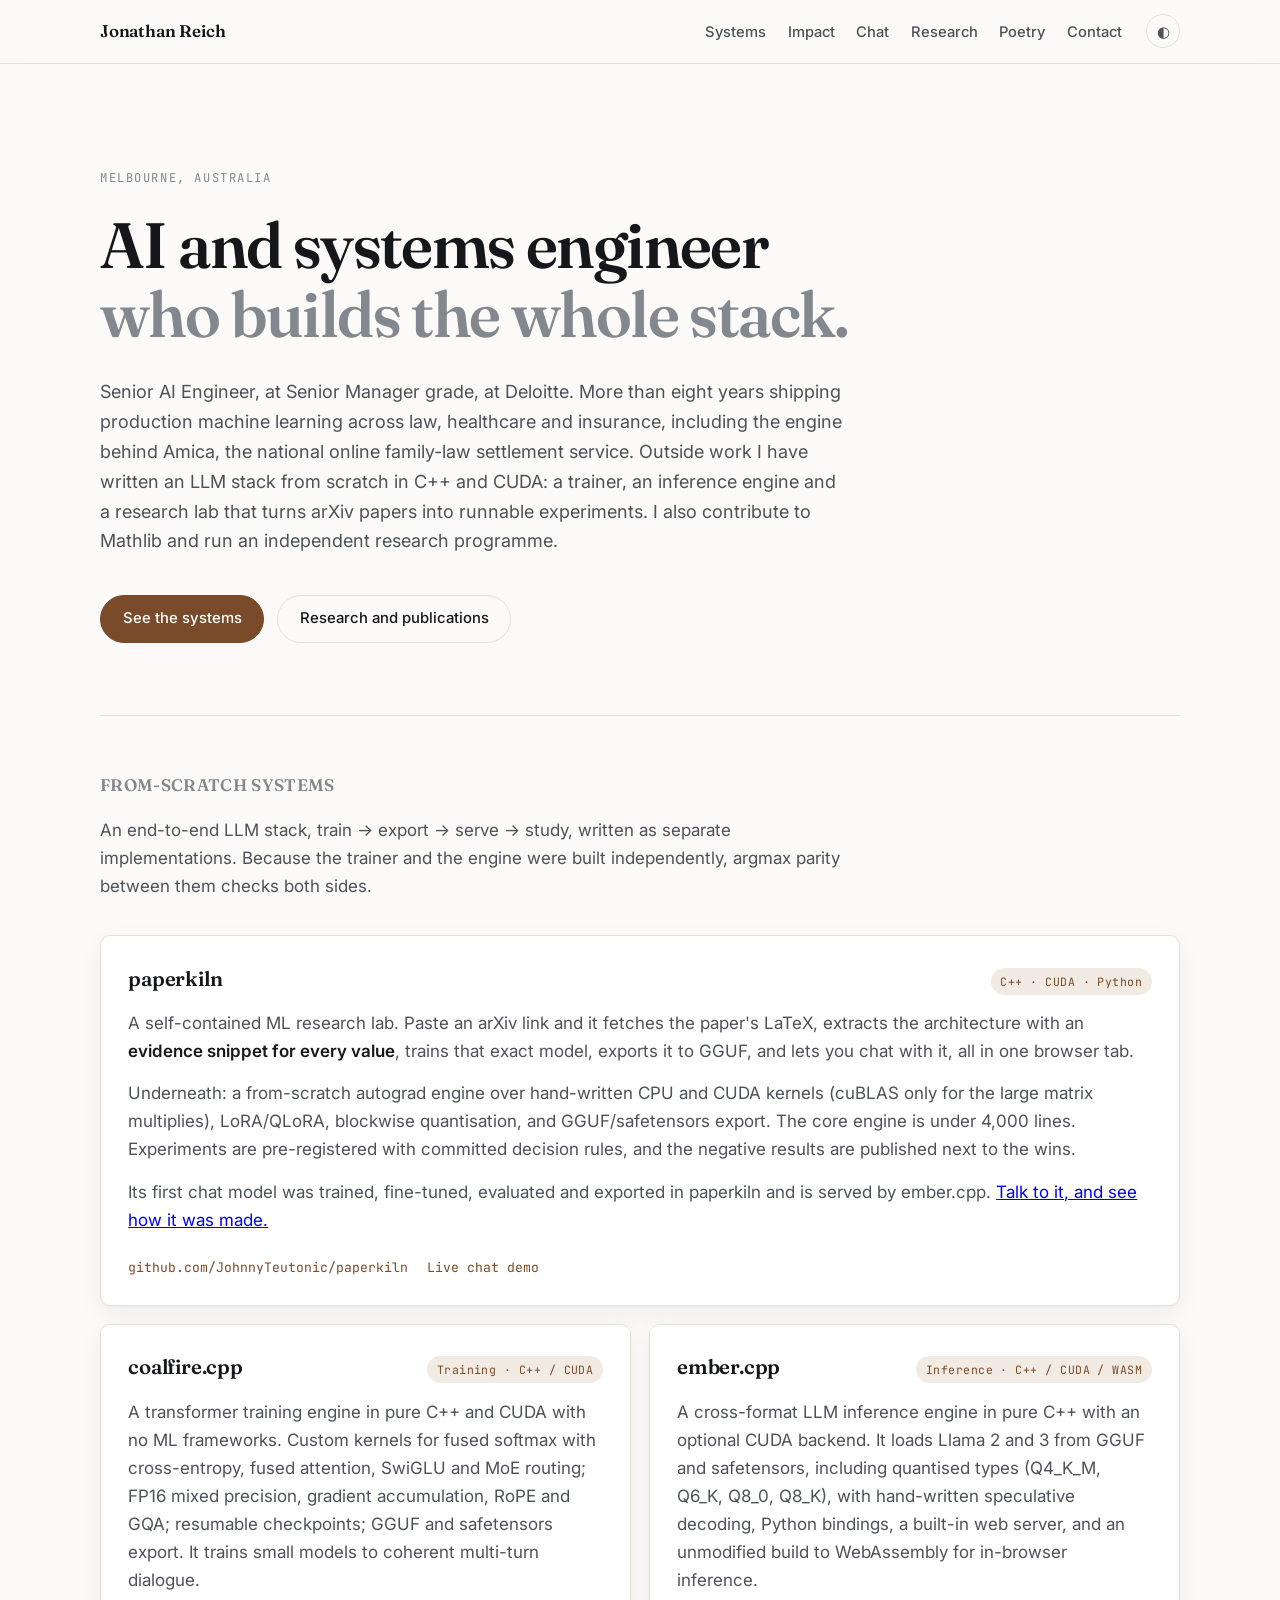
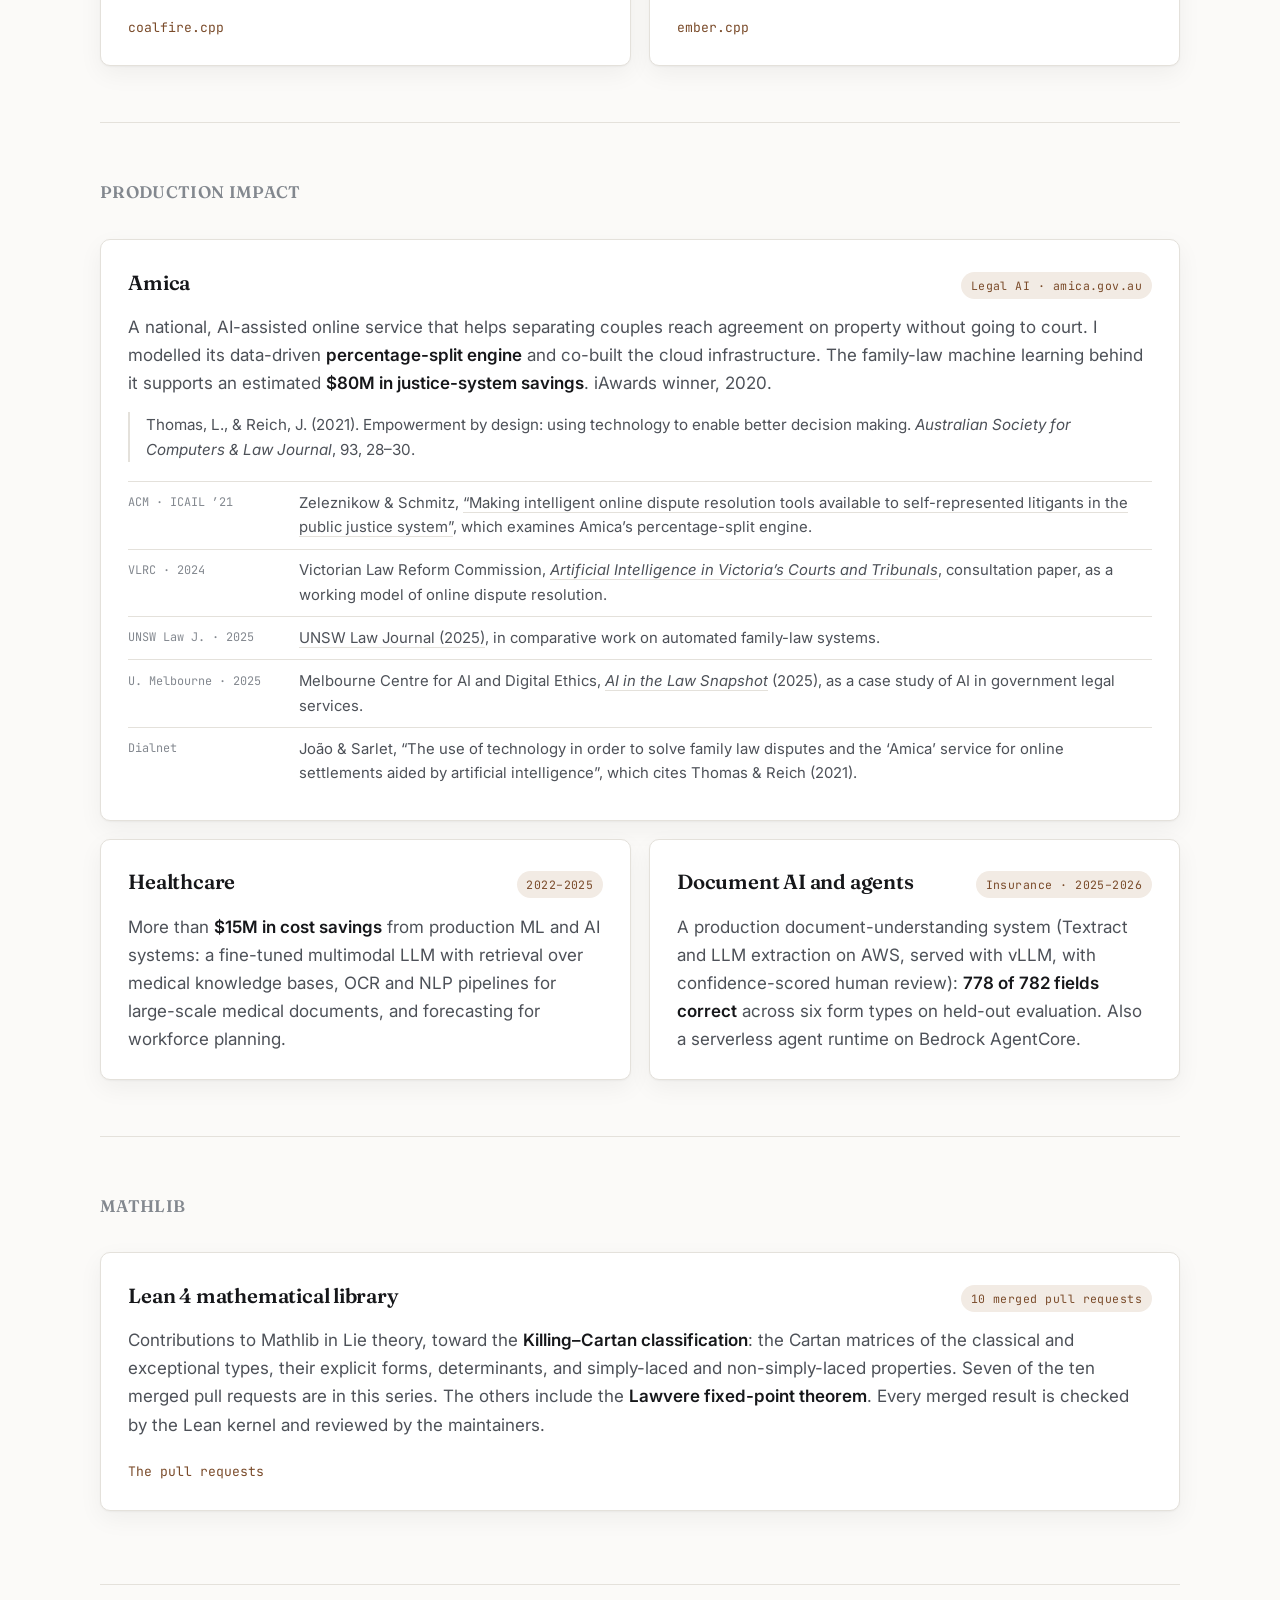
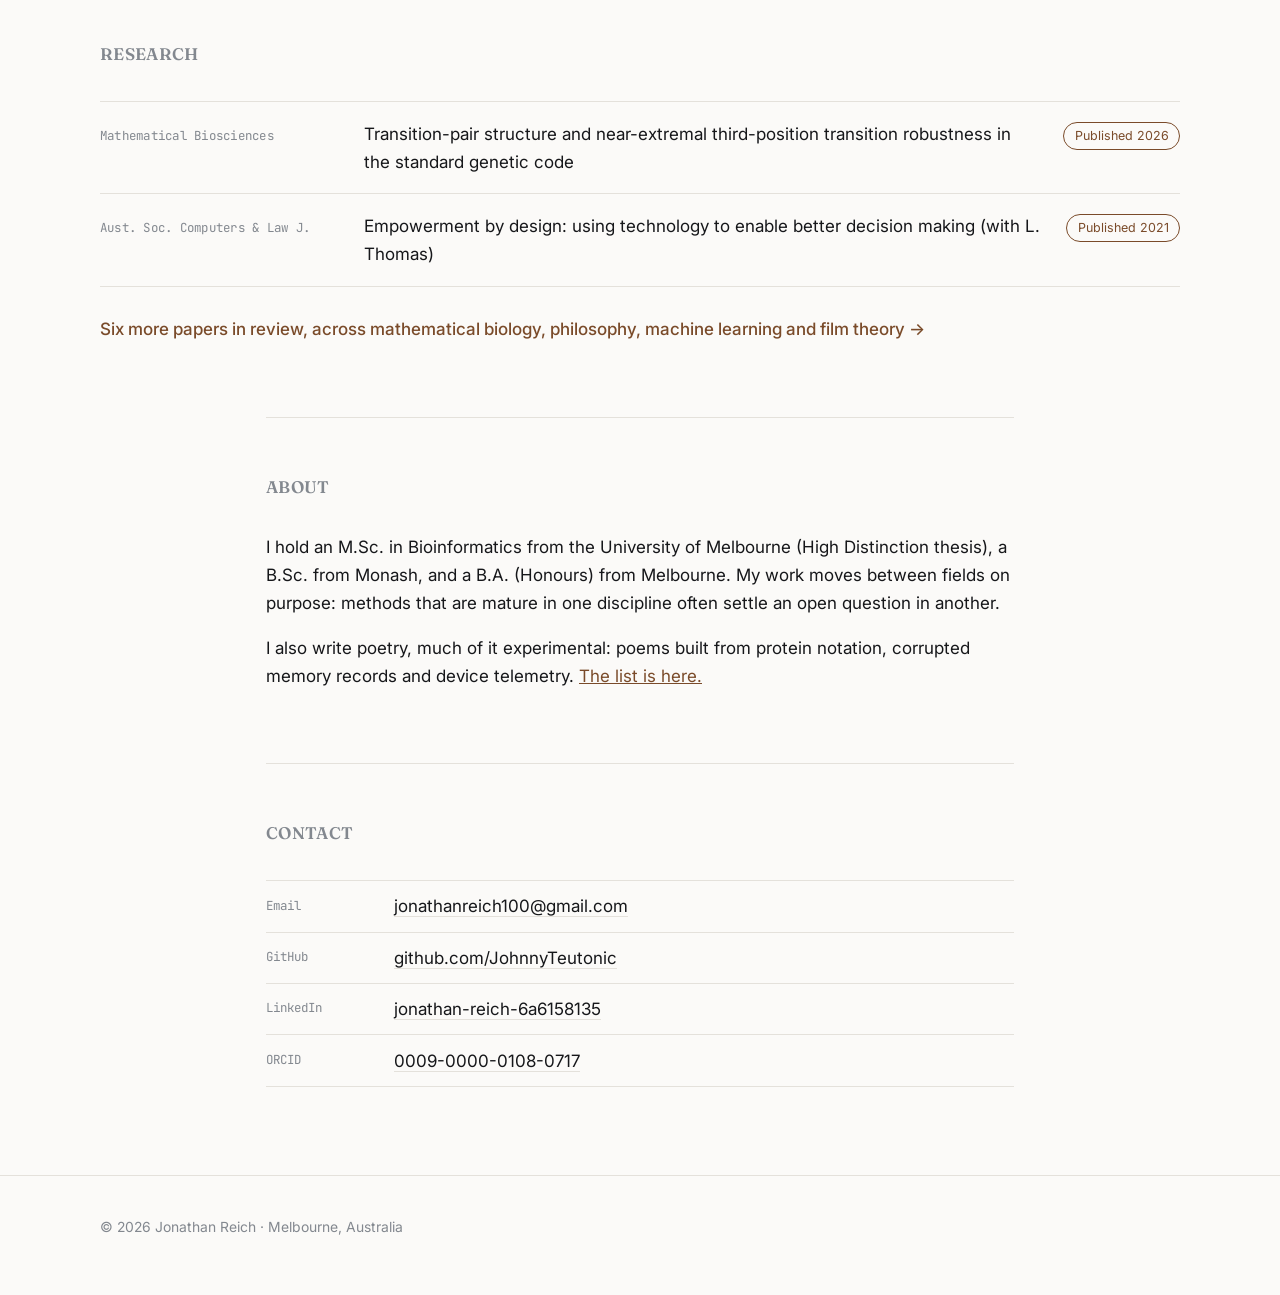
<file: index.html>
<!DOCTYPE html>
<html lang="en">
<head>
<meta charset="utf-8">
<meta name="viewport" content="width=device-width, initial-scale=1">
<title>Jonathan Reich — AI and Systems Engineer</title>
<meta name="description" content="AI and systems engineer in Melbourne. Production machine learning across law, healthcare and insurance; a from-scratch LLM stack in C++ and CUDA; Mathlib contributor; independent research in mathematical biology, philosophy and machine learning.">
<meta name="author" content="Jonathan Reich">

<meta property="og:type" content="website">
<meta property="og:title" content="Jonathan Reich — AI and Systems Engineer">
<meta property="og:description" content="Production ML, a from-scratch LLM stack in C++/CUDA, Mathlib contributions and independent research.">

<link rel="preconnect" href="https://fonts.googleapis.com">
<link rel="preconnect" href="https://fonts.gstatic.com" crossorigin>
<link href="https://fonts.googleapis.com/css2?family=Fraunces:opsz,wght@9..144,400;9..144,600&family=Inter:wght@400;500;600&family=JetBrains+Mono:wght@400;500&display=swap" rel="stylesheet">
<link rel="stylesheet" href="style.css">
<link rel="icon" href="data:image/svg+xml,<svg xmlns='http://www.w3.org/2000/svg' viewBox='0 0 100 100'><text y='.9em' font-size='90'>◆</text></svg>">
</head>
<body>

<a class="skip" href="#main">Skip to content</a>

<header class="site-head">
  <nav class="wrap nav">
    <a class="brand" href="index.html">Jonathan&nbsp;Reich</a>
    <ul class="nav-links">
      <li><a href="#systems">Systems</a></li>
      <li><a href="#impact">Impact</a></li>
      <li><a href="chat.html">Chat</a></li>
      <li><a href="research.html">Research</a></li>
      <li><a href="poetry.html">Poetry</a></li>
      <li><a href="#contact">Contact</a></li>
    </ul>
    <button id="theme-toggle" class="theme-toggle" type="button" aria-label="Toggle colour theme">
      <span aria-hidden="true">◐</span>
    </button>
  </nav>
</header>

<main id="main">

  <!-- ────────────── HERO ────────────── -->
  <section class="hero wrap">
    <p class="eyebrow">Melbourne, Australia</p>
    <h1>AI and systems engineer<br><span class="muted">who builds the whole stack.</span></h1>
    <p class="lede">
      Senior AI Engineer, at Senior Manager grade, at Deloitte. More than eight
      years shipping production machine learning across law,
      healthcare and insurance, including the engine behind Amica, the national
      online family-law settlement service. Outside work I have written an LLM
      stack from scratch in C++ and CUDA: a trainer, an inference engine and a
      research lab that turns arXiv papers into runnable experiments. I also
      contribute to Mathlib and run an independent research programme.
    </p>
    <div class="cta-row">
      <a class="btn primary" href="#systems">See the systems</a>
      <a class="btn" href="research.html">Research and publications</a>
    </div>
  </section>

  <!-- ────────────── SYSTEMS ────────────── -->
  <section id="systems" class="wrap section">
    <h2 class="section-title">From-scratch systems</h2>
    <p class="section-lede">
      An end-to-end LLM stack, train → export → serve → study, written as
      separate implementations. Because the trainer and the engine were built
      independently, argmax parity between them checks both sides.
    </p>

    <article class="card feature">
      <div class="card-head">
        <h3>paperkiln</h3>
        <span class="tag">C++ · CUDA · Python</span>
      </div>
      <p>
        A self-contained ML research lab. Paste an arXiv link and it fetches the
        paper's LaTeX, extracts the architecture with an <strong>evidence snippet
        for every value</strong>, trains that exact model, exports it to GGUF, and
        lets you chat with it, all in one browser tab.
      </p>
      <p>
        Underneath: a from-scratch autograd engine over hand-written CPU and CUDA
        kernels (cuBLAS only for the large matrix multiplies), LoRA/QLoRA, blockwise
        quantisation, and GGUF/safetensors export. The core engine is under 4,000
        lines. Experiments are pre-registered with committed decision rules, and
        the negative results are published next to the wins.
      </p>
      <p>
        Its first chat model was trained, fine-tuned, evaluated and exported in
        paperkiln and is served by ember.cpp. <a href="chat.html">Talk to it, and
        see how it was made.</a>
      </p>
      <ul class="links">
        <li><a href="https://github.com/JohnnyTeutonic/paperkiln" rel="noopener">github.com/JohnnyTeutonic/paperkiln</a></li>
        <li><a href="chat.html">Live chat demo</a></li>
      </ul>
    </article>

    <div class="grid">
      <article class="card">
        <div class="card-head">
          <h3>coalfire.cpp</h3>
          <span class="tag">Training · C++ / CUDA</span>
        </div>
        <p>
          A transformer training engine in pure C++ and CUDA with no ML
          frameworks. Custom kernels for fused softmax with cross-entropy, fused
          attention, SwiGLU and MoE routing; FP16 mixed precision, gradient
          accumulation, RoPE and GQA; resumable checkpoints; GGUF and safetensors
          export. It trains small models to coherent multi-turn dialogue.
        </p>
        <ul class="links">
          <li><a href="https://github.com/JohnnyTeutonic/coalfire.cpp" rel="noopener">coalfire.cpp</a></li>
        </ul>
      </article>

      <article class="card">
        <div class="card-head">
          <h3>ember.cpp</h3>
          <span class="tag">Inference · C++ / CUDA / WASM</span>
        </div>
        <p>
          A cross-format LLM inference engine in pure C++ with an optional CUDA
          backend. It loads Llama 2 and 3 from GGUF and safetensors, including
          quantised types (Q4_K_M, Q6_K, Q8_0, Q8_K), with hand-written
          speculative decoding, Python bindings, a built-in web server, and an
          unmodified build to WebAssembly for in-browser inference.
        </p>
        <ul class="links">
          <li><a href="https://github.com/JohnnyTeutonic/ember.cpp" rel="noopener">ember.cpp</a></li>
        </ul>
      </article>
    </div>
  </section>

  <!-- ────────────── IMPACT ────────────── -->
  <section id="impact" class="wrap section">
    <h2 class="section-title">Production impact</h2>

    <article class="card feature">
      <div class="card-head">
        <h3>Amica</h3>
        <span class="tag">Legal AI · amica.gov.au</span>
      </div>
      <p>
        A national, AI-assisted online service that helps separating couples
        reach agreement on property without going to court. I modelled its
        data-driven <strong>percentage-split engine</strong> and co-built the
        cloud infrastructure. The family-law machine learning behind it supports
        an estimated <strong>$80M in justice-system savings</strong>. iAwards
        winner, 2020.
      </p>
      <p class="note">
        Thomas, L., &amp; Reich, J. (2021). Empowerment by design: using
        technology to enable better decision making. <em>Australian Society for
        Computers &amp; Law Journal</em>, 93, 28–30.
      </p>
      <ul class="cites">
        <li><span>ACM · ICAIL ’21</span><div>Zeleznikow &amp; Schmitz, <a href="https://www.researchgate.net/publication/[base64]" rel="noopener">“Making intelligent online dispute resolution tools available to self-represented litigants in the public justice system”</a>, which examines Amica’s percentage-split engine.</div></li>
        <li><span>VLRC · 2024</span><div>Victorian Law Reform Commission, <a href="https://www.lawreform.vic.gov.au/publication/artificial-intelligence-in-victorias-courts-and-tribunals-consultation-paper/4-ai-in-courts-and-tribunals/" rel="noopener"><em>Artificial Intelligence in Victoria’s Courts and Tribunals</em></a>, consultation paper, as a working model of online dispute resolution.</div></li>
        <li><span>UNSW Law J. · 2025</span><div><a href="https://www.austlii.edu.au/cgi-bin/viewdoc/au/journals/UNSWLJ/2025/42.html" rel="noopener">UNSW Law Journal (2025)</a>, in comparative work on automated family-law systems.</div></li>
        <li><span>U. Melbourne · 2025</span><div>Melbourne Centre for AI and Digital Ethics, <a href="https://www.unimelb.edu.au/__data/assets/pdf_file/0004/5349577/2025-Snapshot-AI-in-Law-Firms-CLCs-Govt-4-August.pdf" rel="noopener"><em>AI in the Law Snapshot</em></a> (2025), as a case study of AI in government legal services.</div></li>
        <li><span>Dialnet</span><div>João &amp; Sarlet, “The use of technology in order to solve family law disputes and the ‘Amica’ service for online settlements aided by artificial intelligence”, which cites Thomas &amp; Reich (2021).</div></li>
      </ul>
    </article>

    <div class="grid">
      <article class="card">
        <div class="card-head">
          <h3>Healthcare</h3>
          <span class="tag">2022–2025</span>
        </div>
        <p>
          More than <strong>$15M in cost savings</strong> from production ML and
          AI systems: a fine-tuned multimodal LLM with retrieval over medical
          knowledge bases, OCR and NLP pipelines for large-scale medical
          documents, and forecasting for workforce planning.
        </p>
      </article>

      <article class="card">
        <div class="card-head">
          <h3>Document AI and agents</h3>
          <span class="tag">Insurance · 2025–2026</span>
        </div>
        <p>
          A production document-understanding system (Textract and LLM
          extraction on AWS, served with vLLM, with confidence-scored human
          review): <strong>778 of 782 fields correct</strong> across six form
          types on held-out evaluation. Also a serverless agent runtime on
          Bedrock AgentCore.
        </p>
      </article>
    </div>
  </section>

  <!-- ────────────── OPEN SOURCE ────────────── -->
  <section id="open-source" class="wrap section">
    <h2 class="section-title">Mathlib</h2>
    <article class="card feature">
      <div class="card-head">
        <h3>Lean 4 mathematical library</h3>
        <span class="tag">10 merged pull requests</span>
      </div>
      <p>
        Contributions to Mathlib in Lie theory, toward the
        <strong>Killing–Cartan classification</strong>: the Cartan matrices of
        the classical and exceptional types, their explicit forms, determinants,
        and simply-laced and non-simply-laced properties. Seven of the ten merged
        pull requests are in this series. The others include the
        <strong>Lawvere fixed-point theorem</strong>. Every merged result is
        checked by the Lean kernel and reviewed by the maintainers.
      </p>
      <ul class="links">
        <li><a href="https://github.com/leanprover-community/mathlib4/pulls?q=is%3Apr+author%3AJohnnyTeutonic" rel="noopener">The pull requests</a></li>
      </ul>
    </article>
  </section>

  <!-- ────────────── RESEARCH ────────────── -->
  <section id="writing" class="wrap section">
    <h2 class="section-title">Research</h2>
    <ul class="pubs">
      <li>
        <span class="pub-venue">Mathematical Biosciences</span>
        <span class="pub-title">Transition-pair structure and near-extremal third-position transition robustness in the standard genetic code</span>
        <span class="pub-status accent">Published 2026</span>
      </li>
      <li>
        <span class="pub-venue">Aust. Soc. Computers &amp; Law J.</span>
        <span class="pub-title">Empowerment by design: using technology to enable better decision making (with L. Thomas)</span>
        <span class="pub-status accent">Published 2021</span>
      </li>
    </ul>
    <p class="more">
      <a href="research.html">Six more papers in review, across mathematical biology, philosophy, machine learning and film theory →</a>
    </p>
  </section>

  <!-- ────────────── ABOUT ────────────── -->
  <section id="about" class="wrap section narrow">
    <h2 class="section-title">About</h2>
    <p>
      I hold an M.Sc. in Bioinformatics from the University of Melbourne (High
      Distinction thesis), a B.Sc. from Monash, and a B.A. (Honours) from
      Melbourne. My work moves between fields on purpose: methods that are
      mature in one discipline often settle an open question in another.
    </p>
    <p>
      I also write poetry, much of it experimental: poems built from protein
      notation, corrupted memory records and device telemetry.
      <a href="poetry.html">The list is here.</a>
    </p>
  </section>

  <!-- ────────────── CONTACT ────────────── -->
  <section id="contact" class="wrap section narrow">
    <h2 class="section-title">Contact</h2>
    <ul class="contact-list">
      <li><span>Email</span><div><a href="mailto:jonathanreich100@gmail.com">jonathanreich100@gmail.com</a></div></li>
      <li><span>GitHub</span><div><a href="https://github.com/JohnnyTeutonic" rel="noopener">github.com/JohnnyTeutonic</a></div></li>
      <li><span>LinkedIn</span><div><a href="https://linkedin.com/in/jonathan-reich-6a6158135" rel="noopener">jonathan-reich-6a6158135</a></div></li>
      <li><span>ORCID</span><div><a href="https://orcid.org/0009-0000-0108-0717" rel="noopener">0009-0000-0108-0717</a></div></li>
    </ul>
  </section>

</main>

<footer class="site-foot">
  <div class="wrap">
    <p>© <span id="year">2026</span> Jonathan Reich · Melbourne, Australia</p>
  </div>
</footer>

<script src="script.js"></script>
</body>
</html>
</file>
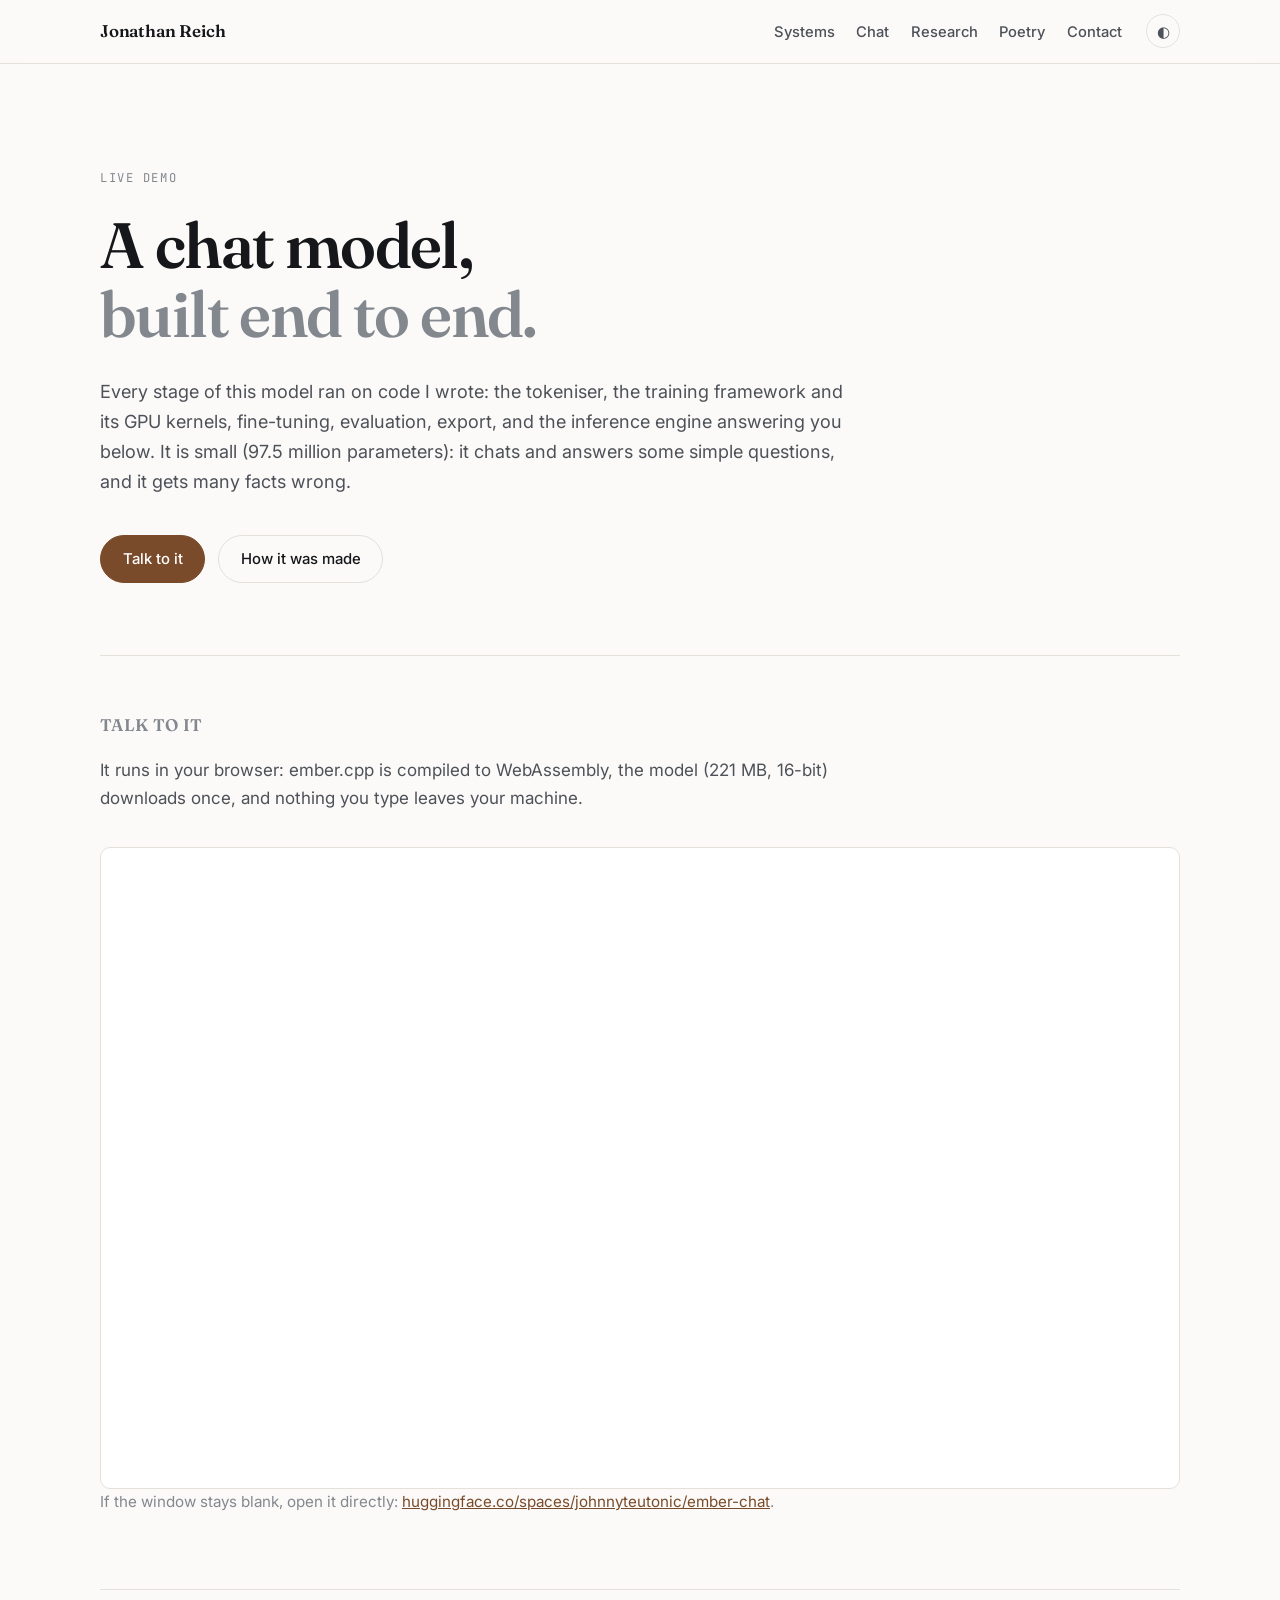
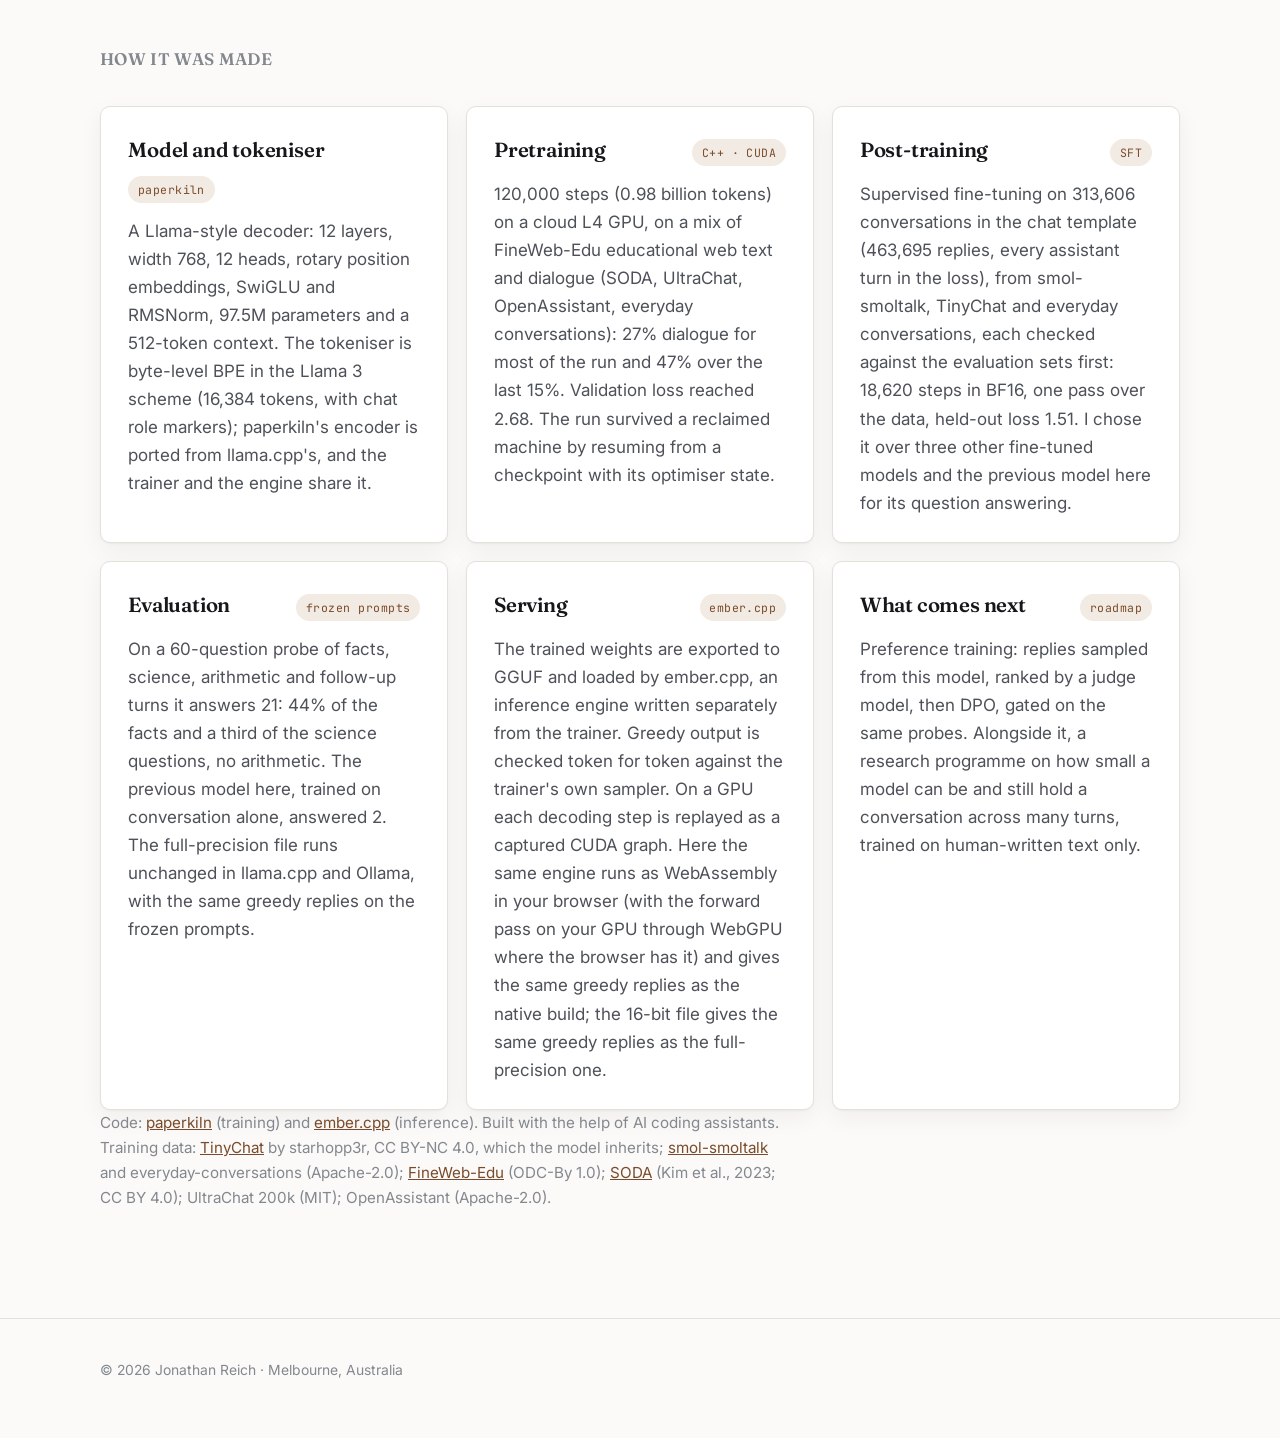
<file: chat.html>
<!DOCTYPE html>
<html lang="en">
<head>
<meta charset="utf-8">
<meta name="viewport" content="width=device-width, initial-scale=1">
<title>Chat model — Jonathan Reich</title>
<meta name="description" content="A chat model trained from scratch in a self-written C++/CUDA framework and served by a self-written inference engine. Talk to it, and see how it was made.">
<link rel="preconnect" href="https://fonts.googleapis.com">
<link rel="preconnect" href="https://fonts.gstatic.com" crossorigin>
<link href="https://fonts.googleapis.com/css2?family=Fraunces:opsz,wght@9..144,400;9..144,600&family=Inter:wght@400;500;600&family=JetBrains+Mono:wght@400;500&display=swap" rel="stylesheet">
<link rel="stylesheet" href="style.css">
<link rel="icon" href="data:image/svg+xml,<svg xmlns='http://www.w3.org/2000/svg' viewBox='0 0 100 100'><text y='.9em' font-size='90'>◆</text></svg>">
</head>
<body>

<a class="skip" href="#main">Skip to content</a>

<header class="site-head">
  <nav class="wrap nav">
    <a class="brand" href="index.html">Jonathan&nbsp;Reich</a>
    <ul class="nav-links">
      <li><a href="index.html#systems">Systems</a></li>
      <li><a href="chat.html">Chat</a></li>
      <li><a href="research.html">Research</a></li>
      <li><a href="poetry.html">Poetry</a></li>
      <li><a href="index.html#contact">Contact</a></li>
    </ul>
    <button id="theme-toggle" class="theme-toggle" type="button" aria-label="Toggle colour theme">
      <span aria-hidden="true">◐</span>
    </button>
  </nav>
</header>

<main id="main">

  <section class="hero wrap">
    <p class="eyebrow">Live demo</p>
    <h1>A chat model,<br><span class="muted">built end to end.</span></h1>
    <p class="lede">
      Every stage of this model ran on code I wrote: the tokeniser, the training
      framework and its GPU kernels, fine-tuning, evaluation, export, and the
      inference engine answering you below. It is small (97.5 million
      parameters): it chats and answers some simple questions, and it gets
      many facts wrong.
    </p>
    <div class="cta-row">
      <a class="btn primary" href="#talk">Talk to it</a>
      <a class="btn" href="#how">How it was made</a>
    </div>
  </section>

  <section id="talk" class="wrap section">
    <h2 class="section-title">Talk to it</h2>
    <p class="section-lede">
      It runs in your browser: ember.cpp is compiled to WebAssembly, the model
      (221&nbsp;MB, 16-bit) downloads once, and nothing you type leaves your machine.
    </p>
    <div class="chat-frame">
      <iframe src="https://johnnyteutonic-ember-chat.static.hf.space" title="ember chat" loading="lazy"></iframe>
    </div>
    <p class="field-note">
      If the window stays blank, open it directly:
      <a href="https://huggingface.co/spaces/johnnyteutonic/ember-chat" rel="noopener">huggingface.co/spaces/johnnyteutonic/ember-chat</a>.
    </p>
  </section>

  <section id="how" class="wrap section">
    <h2 class="section-title">How it was made</h2>

    <div class="grid">
      <article class="card">
        <div class="card-head">
          <h3>Model and tokeniser</h3>
          <span class="tag">paperkiln</span>
        </div>
        <p>
          A Llama-style decoder: 12 layers, width 768, 12 heads, rotary position
          embeddings, SwiGLU and RMSNorm, 97.5M parameters and a 512-token
          context. The tokeniser is byte-level BPE in the Llama 3 scheme (16,384
          tokens, with chat role markers); paperkiln's encoder is ported from
          llama.cpp's, and the trainer and the engine share it.
        </p>
      </article>

      <article class="card">
        <div class="card-head">
          <h3>Pretraining</h3>
          <span class="tag">C++ · CUDA</span>
        </div>
        <p>
          120,000 steps (0.98 billion tokens) on a cloud L4 GPU, on a mix of
          FineWeb-Edu educational web text and dialogue (SODA, UltraChat,
          OpenAssistant, everyday conversations): 27% dialogue for most of the
          run and 47% over the last 15%. Validation loss reached 2.68. The run
          survived a reclaimed machine by resuming from a checkpoint with its
          optimiser state.
        </p>
      </article>

      <article class="card">
        <div class="card-head">
          <h3>Post-training</h3>
          <span class="tag">SFT</span>
        </div>
        <p>
          Supervised fine-tuning on 313,606 conversations in the chat template
          (463,695 replies, every assistant turn in the loss), from
          smol-smoltalk, TinyChat and everyday conversations, each checked
          against the evaluation sets first: 18,620 steps in BF16, one pass over
          the data, held-out loss 1.51. I chose it over three other fine-tuned
          models and the previous model here for its question answering.
        </p>
      </article>

      <article class="card">
        <div class="card-head">
          <h3>Evaluation</h3>
          <span class="tag">frozen prompts</span>
        </div>
        <p>
          On a 60-question probe of facts, science, arithmetic and follow-up
          turns it answers 21: 44% of the facts and a third of the science
          questions, no arithmetic. The previous model here, trained on
          conversation alone, answered 2. The full-precision file runs unchanged
          in llama.cpp and Ollama, with the same greedy replies on the frozen
          prompts.
        </p>
      </article>

      <article class="card">
        <div class="card-head">
          <h3>Serving</h3>
          <span class="tag">ember.cpp</span>
        </div>
        <p>
          The trained weights are exported to GGUF and loaded by ember.cpp, an
          inference engine written separately from the trainer. Greedy output
          is checked token for token against the trainer's own sampler. On a
          GPU each decoding step is replayed as a captured CUDA graph. Here the
          same engine runs as WebAssembly in your browser (with the forward pass
          on your GPU through WebGPU where the browser has it) and gives the same
          greedy replies as the native build; the 16-bit file gives the same
          greedy replies as the full-precision one.
        </p>
      </article>

      <article class="card">
        <div class="card-head">
          <h3>What comes next</h3>
          <span class="tag">roadmap</span>
        </div>
        <p>
          Preference training: replies sampled from this model, ranked by a
          judge model, then DPO, gated on the same probes. Alongside it, a
          research programme on how small a model can be and still hold a
          conversation across many turns, trained on human-written text only.
        </p>
      </article>
    </div>

    <p class="field-note">
      Code: <a href="https://github.com/JohnnyTeutonic/paperkiln" rel="noopener">paperkiln</a>
      (training) and <a href="https://github.com/JohnnyTeutonic/ember.cpp" rel="noopener">ember.cpp</a>
      (inference). Built with the help of AI coding assistants. Training data:
      <a href="https://huggingface.co/datasets/starhopp3r/TinyChat" rel="noopener">TinyChat</a>
      by starhopp3r, CC BY-NC 4.0, which the model inherits;
      <a href="https://huggingface.co/datasets/HuggingFaceTB/smol-smoltalk" rel="noopener">smol-smoltalk</a>
      and everyday-conversations (Apache-2.0);
      <a href="https://huggingface.co/datasets/HuggingFaceFW/fineweb-edu" rel="noopener">FineWeb-Edu</a>
      (ODC-By 1.0); <a href="https://huggingface.co/datasets/allenai/soda" rel="noopener">SODA</a>
      (Kim et al., 2023; CC BY 4.0); UltraChat 200k (MIT); OpenAssistant (Apache-2.0).
    </p>
  </section>

</main>

<footer class="site-foot">
  <div class="wrap">
    <p>© <span id="year">2026</span> Jonathan Reich · Melbourne, Australia</p>
  </div>
</footer>

<script src="script.js"></script>
</body>
</html>
</file>
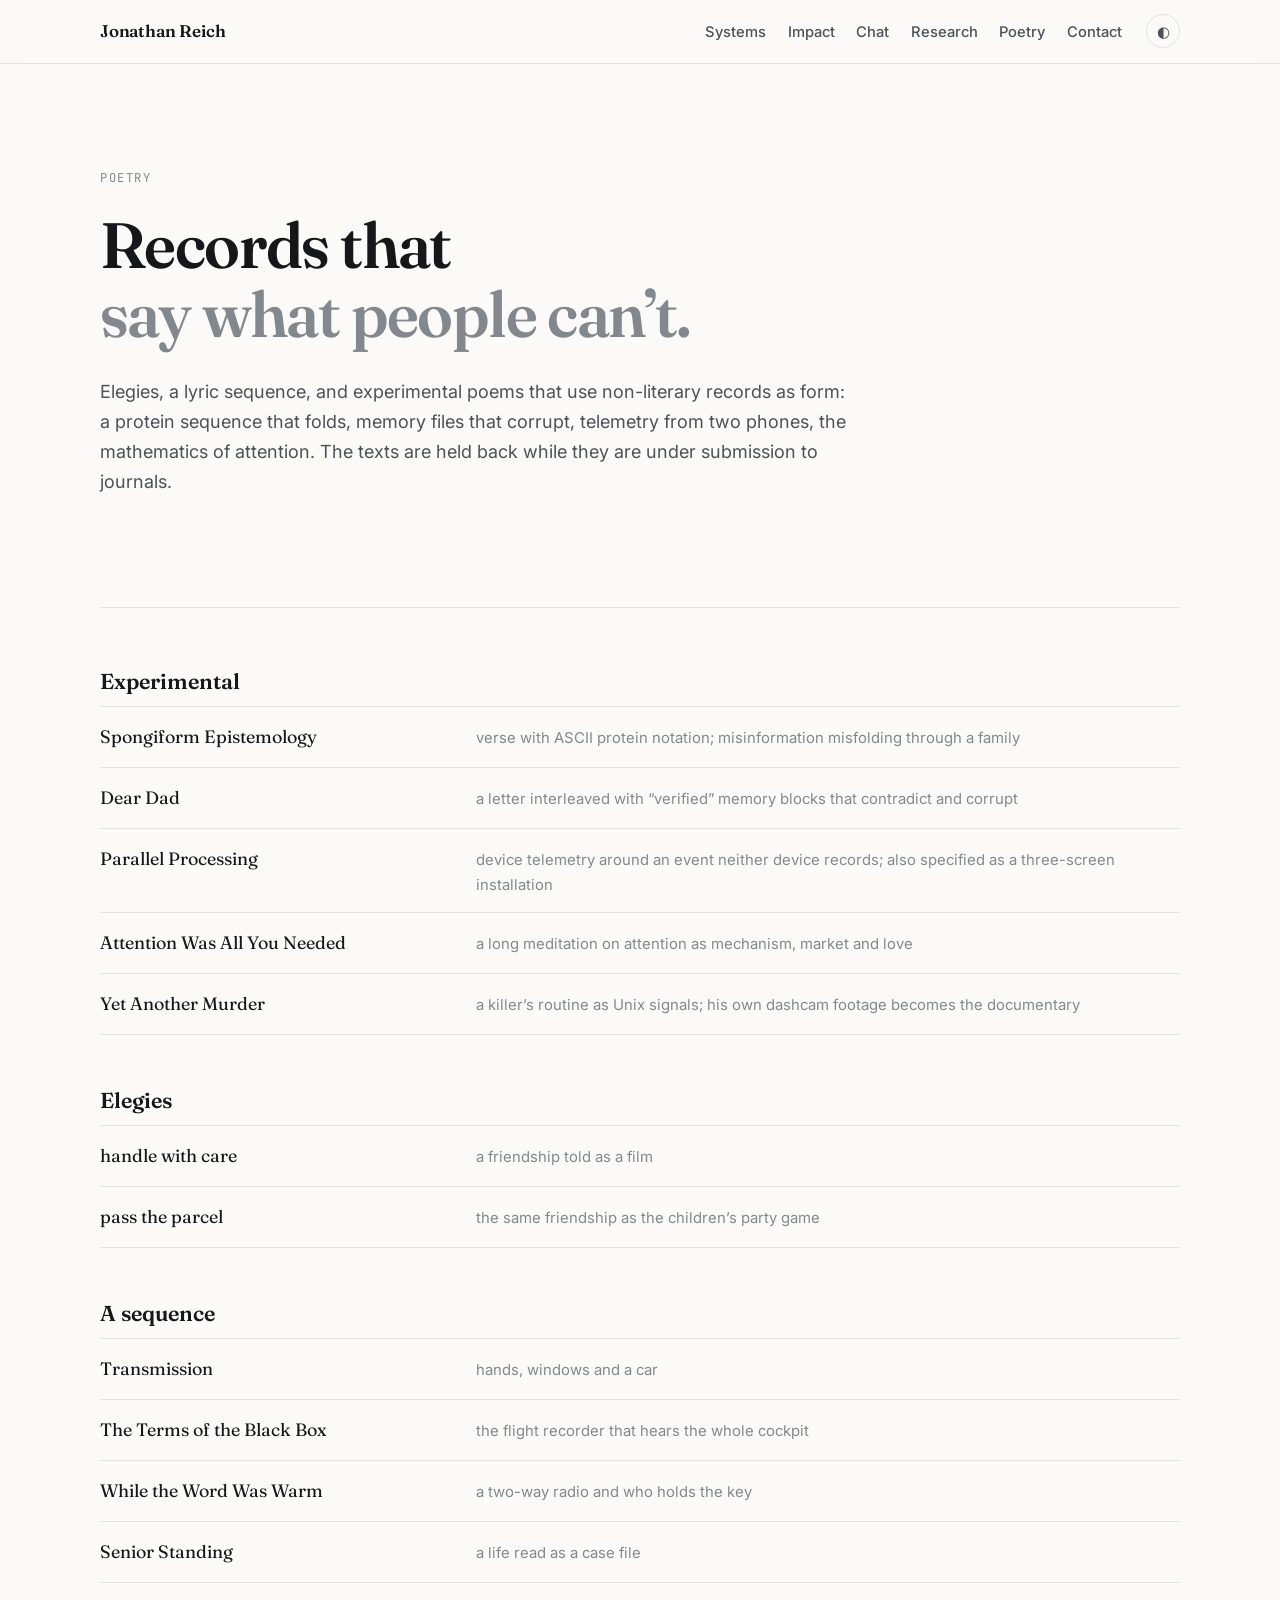
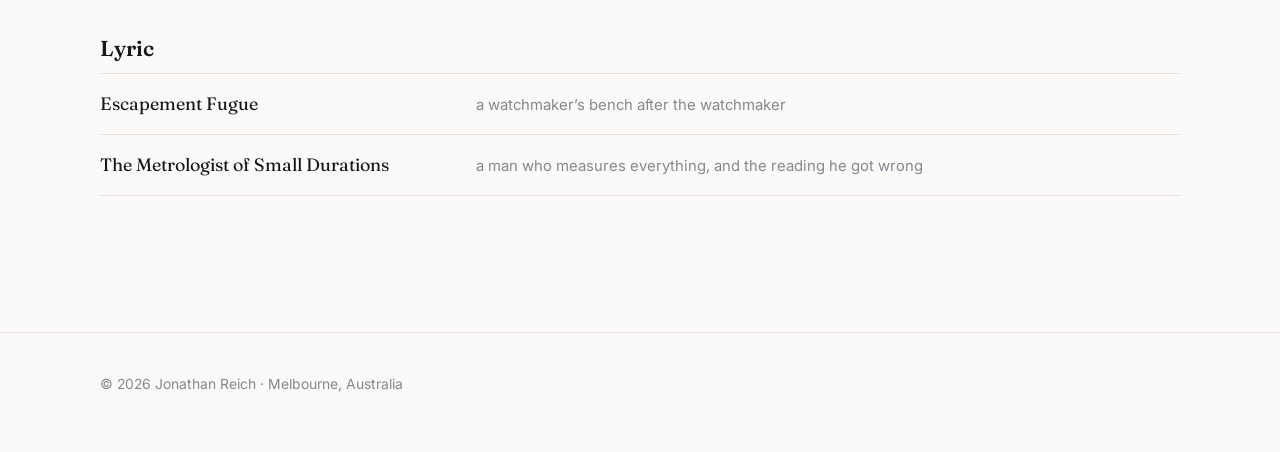
<file: poetry.html>
<!DOCTYPE html>
<html lang="en">
<head>
<meta charset="utf-8">
<meta name="viewport" content="width=device-width, initial-scale=1">
<title>Poetry — Jonathan Reich</title>
<meta name="description" content="Poems by Jonathan Reich: elegies, a lyric sequence, and experimental work built from protein notation, memory records, device telemetry and transformer mathematics.">
<link rel="preconnect" href="https://fonts.googleapis.com">
<link rel="preconnect" href="https://fonts.gstatic.com" crossorigin>
<link href="https://fonts.googleapis.com/css2?family=Fraunces:opsz,wght@9..144,400;9..144,600&family=Inter:wght@400;500;600&family=JetBrains+Mono:wght@400;500&display=swap" rel="stylesheet">
<link rel="stylesheet" href="style.css">
<link rel="icon" href="data:image/svg+xml,<svg xmlns='http://www.w3.org/2000/svg' viewBox='0 0 100 100'><text y='.9em' font-size='90'>◆</text></svg>">
</head>
<body>

<a class="skip" href="#main">Skip to content</a>

<header class="site-head">
  <nav class="wrap nav">
    <a class="brand" href="index.html">Jonathan&nbsp;Reich</a>
    <ul class="nav-links">
      <li><a href="index.html#systems">Systems</a></li>
      <li><a href="index.html#impact">Impact</a></li>
      <li><a href="chat.html">Chat</a></li>
      <li><a href="research.html">Research</a></li>
      <li><a href="poetry.html">Poetry</a></li>
      <li><a href="index.html#contact">Contact</a></li>
    </ul>
    <button id="theme-toggle" class="theme-toggle" type="button" aria-label="Toggle colour theme">
      <span aria-hidden="true">◐</span>
    </button>
  </nav>
</header>

<main id="main">

  <section class="hero wrap">
    <p class="eyebrow">Poetry</p>
    <h1>Records that<br><span class="muted">say what people can’t.</span></h1>
    <p class="lede">
      Elegies, a lyric sequence, and experimental poems that use non-literary
      records as form: a protein sequence that folds, memory files that corrupt,
      telemetry from two phones, the mathematics of attention. The texts are
      held back while they are under submission to journals.
    </p>
  </section>

  <section class="wrap section">

    <div class="field-group">
      <h3>Experimental</h3>
      <ul class="poems">
        <li><span class="poem-title">Spongiform Epistemology</span><span class="poem-note">verse with ASCII protein notation; misinformation misfolding through a family</span></li>
        <li><span class="poem-title">Dear Dad</span><span class="poem-note">a letter interleaved with “verified” memory blocks that contradict and corrupt</span></li>
        <li><span class="poem-title">Parallel Processing</span><span class="poem-note">device telemetry around an event neither device records; also specified as a three-screen installation</span></li>
        <li><span class="poem-title">Attention Was All You Needed</span><span class="poem-note">a long meditation on attention as mechanism, market and love</span></li>
        <li><span class="poem-title">Yet Another Murder</span><span class="poem-note">a killer’s routine as Unix signals; his own dashcam footage becomes the documentary</span></li>
      </ul>
    </div>

    <div class="field-group">
      <h3>Elegies</h3>
      <ul class="poems">
        <li><span class="poem-title">handle with care</span><span class="poem-note">a friendship told as a film</span></li>
        <li><span class="poem-title">pass the parcel</span><span class="poem-note">the same friendship as the children’s party game</span></li>
      </ul>
    </div>

    <div class="field-group">
      <h3>A sequence</h3>
      <ul class="poems">
        <li><span class="poem-title">Transmission</span><span class="poem-note">hands, windows and a car</span></li>
        <li><span class="poem-title">The Terms of the Black Box</span><span class="poem-note">the flight recorder that hears the whole cockpit</span></li>
        <li><span class="poem-title">While the Word Was Warm</span><span class="poem-note">a two-way radio and who holds the key</span></li>
        <li><span class="poem-title">Senior Standing</span><span class="poem-note">a life read as a case file</span></li>
      </ul>
    </div>

    <div class="field-group">
      <h3>Lyric</h3>
      <ul class="poems">
        <li><span class="poem-title">Escapement Fugue</span><span class="poem-note">a watchmaker’s bench after the watchmaker</span></li>
        <li><span class="poem-title">The Metrologist of Small Durations</span><span class="poem-note">a man who measures everything, and the reading he got wrong</span></li>
      </ul>
    </div>

  </section>

</main>

<footer class="site-foot">
  <div class="wrap">
    <p>© <span id="year">2026</span> Jonathan Reich · Melbourne, Australia</p>
  </div>
</footer>

<script src="script.js"></script>
</body>
</html>
</file>
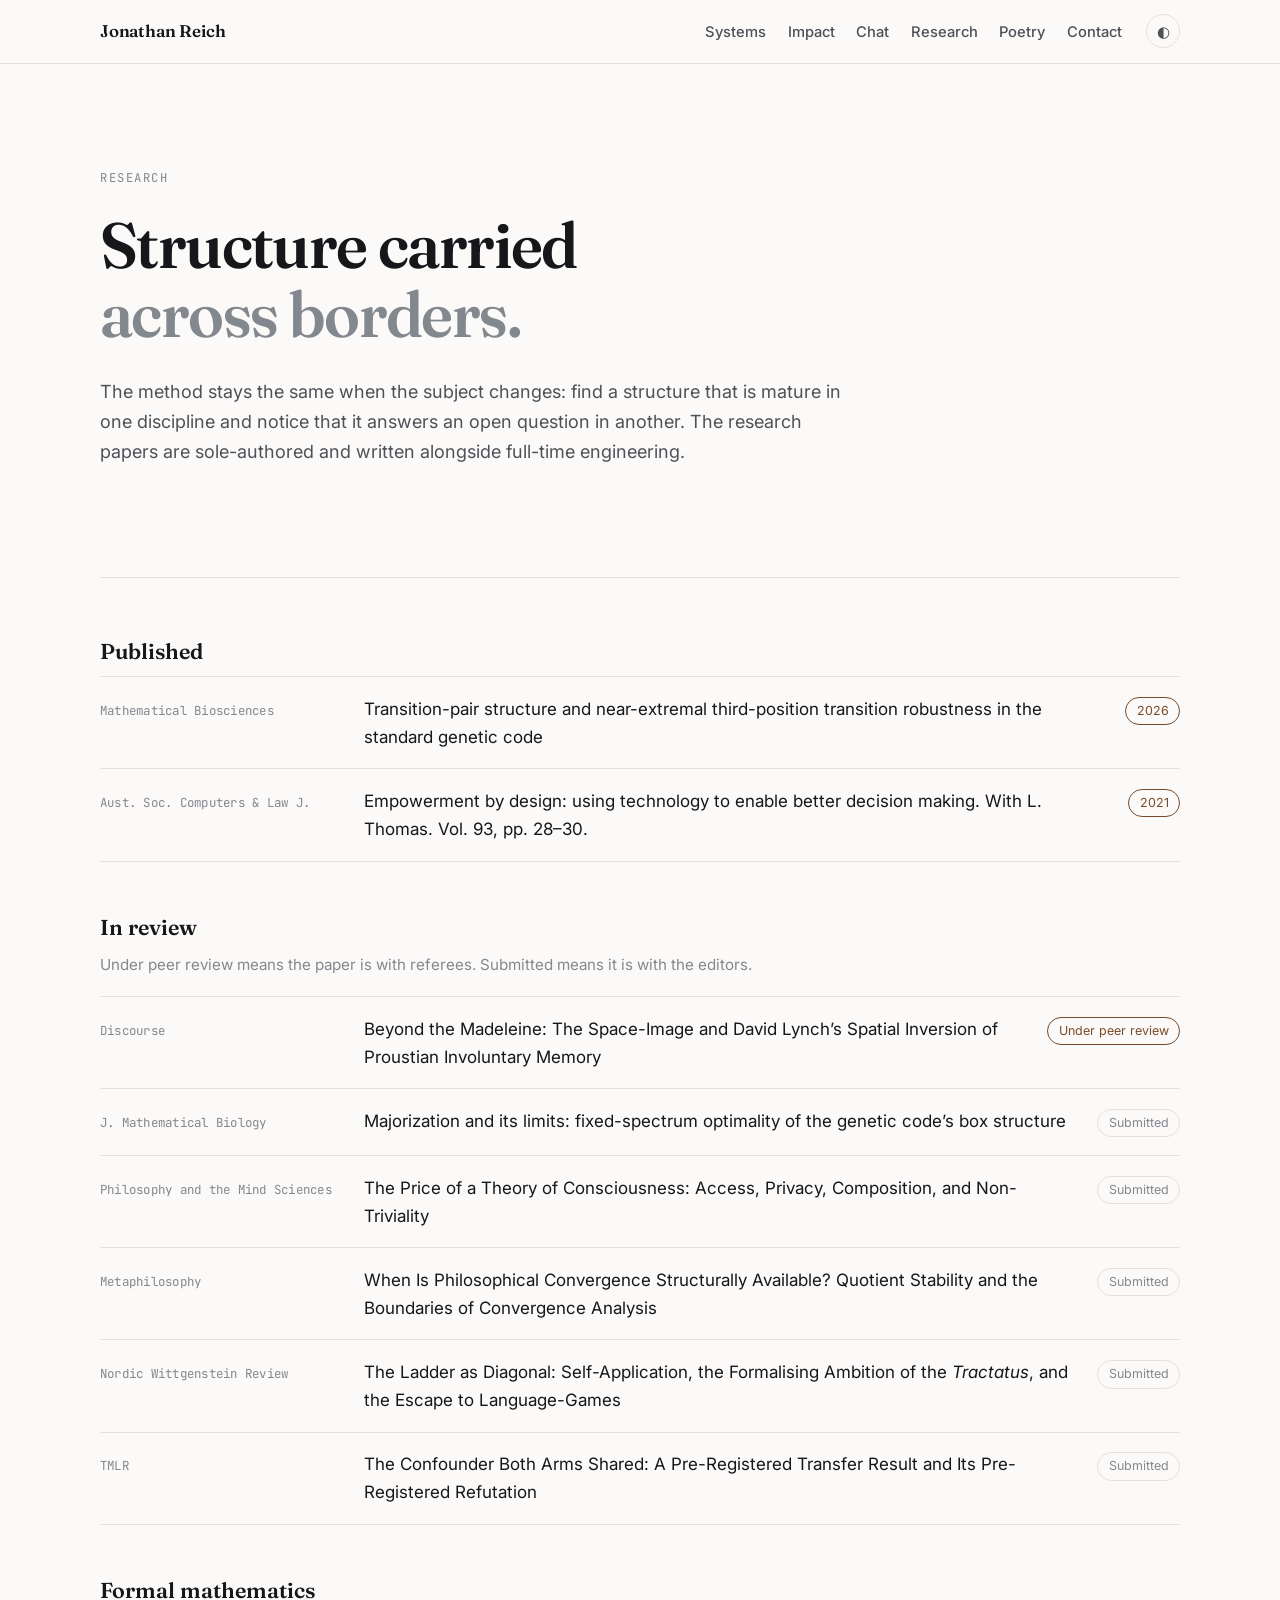
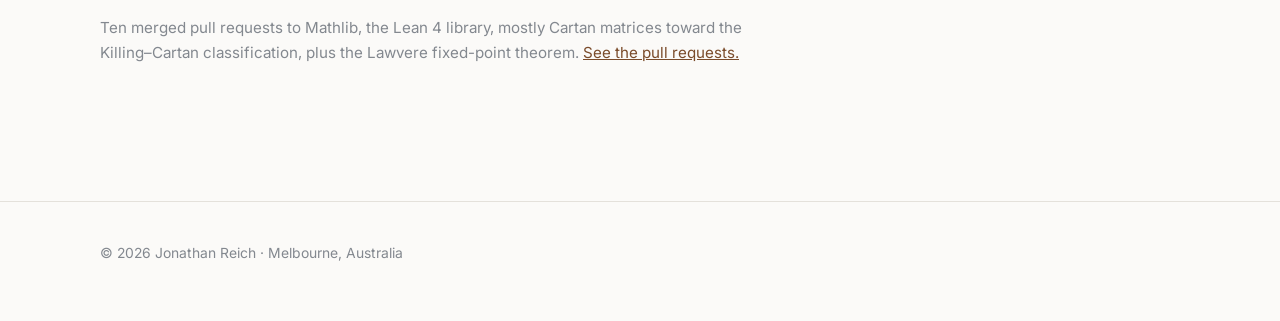
<file: research.html>
<!DOCTYPE html>
<html lang="en">
<head>
<meta charset="utf-8">
<meta name="viewport" content="width=device-width, initial-scale=1">
<title>Research — Jonathan Reich</title>
<meta name="description" content="Publications and papers in review: mathematical biology, philosophy of mind, metaphilosophy, Wittgenstein, machine learning methodology and film theory.">
<link rel="preconnect" href="https://fonts.googleapis.com">
<link rel="preconnect" href="https://fonts.gstatic.com" crossorigin>
<link href="https://fonts.googleapis.com/css2?family=Fraunces:opsz,wght@9..144,400;9..144,600&family=Inter:wght@400;500;600&family=JetBrains+Mono:wght@400;500&display=swap" rel="stylesheet">
<link rel="stylesheet" href="style.css">
<link rel="icon" href="data:image/svg+xml,<svg xmlns='http://www.w3.org/2000/svg' viewBox='0 0 100 100'><text y='.9em' font-size='90'>◆</text></svg>">
</head>
<body>

<a class="skip" href="#main">Skip to content</a>

<header class="site-head">
  <nav class="wrap nav">
    <a class="brand" href="index.html">Jonathan&nbsp;Reich</a>
    <ul class="nav-links">
      <li><a href="index.html#systems">Systems</a></li>
      <li><a href="index.html#impact">Impact</a></li>
      <li><a href="chat.html">Chat</a></li>
      <li><a href="research.html">Research</a></li>
      <li><a href="poetry.html">Poetry</a></li>
      <li><a href="index.html#contact">Contact</a></li>
    </ul>
    <button id="theme-toggle" class="theme-toggle" type="button" aria-label="Toggle colour theme">
      <span aria-hidden="true">◐</span>
    </button>
  </nav>
</header>

<main id="main">

  <section class="hero wrap">
    <p class="eyebrow">Research</p>
    <h1>Structure carried<br><span class="muted">across borders.</span></h1>
    <p class="lede">
      The method stays the same when the subject changes: find a structure that
      is mature in one discipline and notice that it answers an open question in
      another. The research papers are sole-authored and written alongside
      full-time engineering.
    </p>
  </section>

  <section class="wrap section">

    <div class="field-group">
      <h3>Published</h3>
      <ul class="pubs">
        <li>
          <span class="pub-venue">Mathematical Biosciences</span>
          <span class="pub-title">Transition-pair structure and near-extremal third-position transition robustness in the standard genetic code</span>
          <span class="pub-status accent">2026</span>
        </li>
        <li>
          <span class="pub-venue">Aust. Soc. Computers &amp; Law J.</span>
          <span class="pub-title">Empowerment by design: using technology to enable better decision making. With L. Thomas. Vol. 93, pp. 28–30.</span>
          <span class="pub-status accent">2021</span>
        </li>
      </ul>
    </div>

    <div class="field-group">
      <h3>In review</h3>
      <p class="field-note">
        Under peer review means the paper is with referees. Submitted means it
        is with the editors.
      </p>
      <ul class="pubs">
        <li>
          <span class="pub-venue">Discourse</span>
          <span class="pub-title">Beyond the Madeleine: The Space-Image and David Lynch’s Spatial Inversion of Proustian Involuntary Memory</span>
          <span class="pub-status accent">Under peer review</span>
        </li>
        <li>
          <span class="pub-venue">J. Mathematical Biology</span>
          <span class="pub-title">Majorization and its limits: fixed-spectrum optimality of the genetic code’s box structure</span>
          <span class="pub-status">Submitted</span>
        </li>
        <li>
          <span class="pub-venue">Philosophy and the Mind Sciences</span>
          <span class="pub-title">The Price of a Theory of Consciousness: Access, Privacy, Composition, and Non-Triviality</span>
          <span class="pub-status">Submitted</span>
        </li>
        <li>
          <span class="pub-venue">Metaphilosophy</span>
          <span class="pub-title">When Is Philosophical Convergence Structurally Available? Quotient Stability and the Boundaries of Convergence Analysis</span>
          <span class="pub-status">Submitted</span>
        </li>
        <li>
          <span class="pub-venue">Nordic Wittgenstein Review</span>
          <span class="pub-title">The Ladder as Diagonal: Self-Application, the Formalising Ambition of the <em>Tractatus</em>, and the Escape to Language-Games</span>
          <span class="pub-status">Submitted</span>
        </li>
        <li>
          <span class="pub-venue">TMLR</span>
          <span class="pub-title">The Confounder Both Arms Shared: A Pre-Registered Transfer Result and Its Pre-Registered Refutation</span>
          <span class="pub-status">Submitted</span>
        </li>
      </ul>
    </div>

    <div class="field-group">
      <h3>Formal mathematics</h3>
      <p class="field-note">
        Ten merged pull requests to Mathlib, the Lean 4 library, mostly Cartan
        matrices toward the Killing–Cartan classification, plus the Lawvere
        fixed-point theorem.
        <a href="https://github.com/leanprover-community/mathlib4/pulls?q=is%3Apr+author%3AJohnnyTeutonic" rel="noopener">See the pull requests.</a>
      </p>
    </div>

  </section>

</main>

<footer class="site-foot">
  <div class="wrap">
    <p>© <span id="year">2026</span> Jonathan Reich · Melbourne, Australia</p>
  </div>
</footer>

<script src="script.js"></script>
</body>
</html>
</file>
<file: style.css>
/* Jonathan Reich — personal site
   Plain CSS, no build step, no framework. */

:root {
  --bg:        #fbfaf8;
  --bg-raised: #ffffff;
  --ink:       #16171a;
  --ink-soft:  #4d5158;
  --ink-faint: #83888f;
  --rule:      #e4e1db;
  --accent:    #7a4b2a;
  --accent-bg: #f2ebe4;
  --shadow:    0 1px 2px rgba(20,20,20,.04), 0 8px 24px rgba(20,20,20,.05);
  --radius: 10px;
  --measure: 68ch;
}

html[data-theme="dark"] {
  --bg:        #121316;
  --bg-raised: #1a1c20;
  --ink:       #ecebe8;
  --ink-soft:  #b3b7be;
  --ink-faint: #7f858e;
  --rule:      #2c2f35;
  --accent:    #d9a273;
  --accent-bg: #26211c;
  --shadow:    0 1px 2px rgba(0,0,0,.3), 0 8px 24px rgba(0,0,0,.28);
}

@media (prefers-color-scheme: dark) {
  html:not([data-theme="light"]) {
    --bg:        #121316;
    --bg-raised: #1a1c20;
    --ink:       #ecebe8;
    --ink-soft:  #b3b7be;
    --ink-faint: #7f858e;
    --rule:      #2c2f35;
    --accent:    #d9a273;
    --accent-bg: #26211c;
    --shadow:    0 1px 2px rgba(0,0,0,.3), 0 8px 24px rgba(0,0,0,.28);
  }
}

* { box-sizing: border-box; }

html { scroll-behavior: smooth; }
@media (prefers-reduced-motion: reduce) {
  html { scroll-behavior: auto; }
  * { transition: none !important; }
}

body {
  margin: 0;
  background: var(--bg);
  color: var(--ink);
  font-family: "Inter", ui-sans-serif, system-ui, -apple-system, "Segoe UI", sans-serif;
  font-size: 17px;
  line-height: 1.65;
  -webkit-font-smoothing: antialiased;
  text-rendering: optimizeLegibility;
}

.wrap { width: min(1080px, 100% - 2.5rem); margin-inline: auto; }
.narrow { max-width: var(--measure); }

.skip {
  position: absolute; left: -9999px;
  background: var(--accent); color: #fff;
  padding: .6rem 1rem; border-radius: 0 0 var(--radius) 0; z-index: 100;
}
.skip:focus { left: 0; top: 0; }

/* ── header ─────────────────────────────── */
.site-head {
  position: sticky; top: 0; z-index: 50;
  background: color-mix(in srgb, var(--bg) 86%, transparent);
  backdrop-filter: saturate(160%) blur(10px);
  border-bottom: 1px solid var(--rule);
}
.nav {
  display: flex; align-items: center; gap: 1.5rem;
  padding: .9rem 0;
}
.brand {
  font-family: "Fraunces", Georgia, serif;
  font-weight: 600; font-size: 1.06rem;
  letter-spacing: -.01em; color: var(--ink); text-decoration: none;
  margin-right: auto;
}
.nav-links {
  display: flex; gap: 1.35rem; list-style: none; margin: 0; padding: 0;
}
.nav-links a {
  color: var(--ink-soft); text-decoration: none;
  font-size: .92rem; font-weight: 500;
  padding-bottom: 2px; border-bottom: 1.5px solid transparent;
  transition: color .15s, border-color .15s;
}
.nav-links a:hover { color: var(--ink); border-bottom-color: var(--accent); }

.theme-toggle {
  background: none; border: 1px solid var(--rule); color: var(--ink-soft);
  border-radius: 50%; width: 34px; height: 34px; cursor: pointer;
  font-size: .95rem; line-height: 1; display: grid; place-items: center;
  transition: color .15s, border-color .15s;
}
.theme-toggle:hover { color: var(--ink); border-color: var(--ink-faint); }

@media (max-width: 720px) {
  .nav-links { display: none; }
}

/* ── hero ───────────────────────────────── */
.hero { padding: 6.5rem 0 4.5rem; }
.eyebrow {
  font-family: "JetBrains Mono", ui-monospace, monospace;
  font-size: .76rem; letter-spacing: .13em; text-transform: uppercase;
  color: var(--ink-faint); margin: 0 0 1.4rem;
}
h1 {
  font-family: "Fraunces", Georgia, serif;
  font-weight: 600;
  font-size: clamp(2.3rem, 6vw, 4rem);
  line-height: 1.08; letter-spacing: -.025em;
  margin: 0 0 1.8rem; max-width: 20ch;
}
h1 .muted { color: var(--ink-faint); }

.lede {
  font-size: 1.13rem; color: var(--ink-soft);
  max-width: var(--measure); margin: 0 0 2.4rem;
}

.cta-row { display: flex; flex-wrap: wrap; gap: .8rem; }
.btn {
  display: inline-block; padding: .68rem 1.35rem;
  border: 1px solid var(--rule); border-radius: 999px;
  color: var(--ink); text-decoration: none;
  font-size: .93rem; font-weight: 500;
  transition: background .15s, border-color .15s, transform .15s;
}
.btn:hover { border-color: var(--ink-faint); transform: translateY(-1px); }
.btn.primary {
  background: var(--accent); border-color: var(--accent); color: #fff;
}
html[data-theme="dark"] .btn.primary { color: #1a1207; }
.btn.primary:hover { filter: brightness(1.07); }

/* ── sections ───────────────────────────── */
.section { padding: 3.5rem 0; border-top: 1px solid var(--rule); }
.section-title {
  font-family: "Fraunces", Georgia, serif;
  font-size: 1.05rem; font-weight: 600; letter-spacing: .02em;
  text-transform: uppercase; color: var(--ink-faint);
  margin: 0 0 2rem;
}
.section-lede {
  color: var(--ink-soft); max-width: var(--measure); margin: -1rem 0 2.2rem;
}

/* ── cards ──────────────────────────────── */
.grid {
  display: grid; gap: 1.1rem;
  grid-template-columns: repeat(auto-fit, minmax(320px, 1fr));
}
.card {
  background: var(--bg-raised);
  border: 1px solid var(--rule);
  border-radius: var(--radius);
  padding: 1.6rem 1.7rem;
  box-shadow: var(--shadow);
}
.card.feature { margin-bottom: 1.1rem; }
.card-head {
  display: flex; flex-wrap: wrap; align-items: baseline;
  gap: .6rem 1rem; margin-bottom: .85rem;
}
.card h3 {
  font-family: "Fraunces", Georgia, serif;
  font-size: 1.28rem; font-weight: 600; letter-spacing: -.01em;
  margin: 0; flex: 1 1 auto;
}
.tag {
  font-family: "JetBrains Mono", ui-monospace, monospace;
  font-size: .72rem; letter-spacing: .04em;
  color: var(--accent); background: var(--accent-bg);
  padding: .25rem .6rem; border-radius: 999px; white-space: nowrap;
}
.card p { margin: 0 0 .9rem; color: var(--ink-soft); }
.card p:last-child { margin-bottom: 0; }
.card strong { color: var(--ink); font-weight: 600; }
.note {
  font-size: .95rem; color: var(--ink-faint);
  border-left: 2px solid var(--rule); padding-left: 1rem;
}

.links { list-style: none; padding: 0; margin: 1.1rem 0 0; display: flex; flex-wrap: wrap; gap: 1.2rem; }
.links a {
  font-family: "JetBrains Mono", ui-monospace, monospace;
  font-size: .82rem; color: var(--accent); text-decoration: none;
  border-bottom: 1px solid transparent;
}
.links a:hover { border-bottom-color: var(--accent); }

/* ── publications ───────────────────────── */
.pubs { list-style: none; padding: 0; margin: 0; }
.pubs li {
  display: grid;
  grid-template-columns: 15rem 1fr auto;
  gap: .4rem 1.5rem;
  padding: 1.1rem 0;
  border-top: 1px solid var(--rule);
  align-items: baseline;
}
.pubs li:last-child { border-bottom: 1px solid var(--rule); }
.pub-venue {
  font-family: "JetBrains Mono", ui-monospace, monospace;
  font-size: .78rem; color: var(--ink-faint); letter-spacing: .02em;
  padding-top: .18rem;
}
.pub-title { color: var(--ink); }
.pub-status {
  font-size: .78rem; color: var(--ink-faint);
  border: 1px solid var(--rule); border-radius: 999px;
  padding: .18rem .65rem; white-space: nowrap;
}
.pub-status.accent { color: var(--accent); border-color: var(--accent); }

@media (max-width: 780px) {
  .pubs li { grid-template-columns: 1fr; }
  .pub-status { justify-self: start; }
}

.more { margin-top: 1.8rem; }
.more a {
  color: var(--accent); text-decoration: none; font-weight: 500;
  border-bottom: 1px solid transparent;
}
.more a:hover { border-bottom-color: var(--accent); }

/* ── citation list (Amica) ──────────────── */
.cites { list-style: none; padding: 0; margin: 1.2rem 0 0; }
.cites li {
  display: grid; grid-template-columns: 9.5rem 1fr; gap: .3rem 1.2rem;
  padding: .55rem 0; border-top: 1px solid var(--rule);
  font-size: .93rem; color: var(--ink-soft);
}
.cites span {
  font-family: "JetBrains Mono", ui-monospace, monospace;
  font-size: .74rem; color: var(--ink-faint); padding-top: .15rem;
}
@media (max-width: 620px) { .cites li { grid-template-columns: 1fr; } }
.cites a { color: var(--ink-soft); text-decoration: none; border-bottom: 1px solid var(--rule); }
.cites a:hover { color: var(--accent); border-bottom-color: var(--accent); }

/* ── poems ──────────────────────────────── */
.poems { list-style: none; padding: 0; margin: 0; }
.poems li {
  display: grid; grid-template-columns: minmax(14rem, 22rem) 1fr; gap: .3rem 1.5rem;
  padding: .95rem 0; border-top: 1px solid var(--rule); align-items: baseline;
}
.poems li:last-child { border-bottom: 1px solid var(--rule); }
.poem-title { font-family: "Fraunces", Georgia, serif; font-size: 1.12rem; color: var(--ink); }
.poem-note { color: var(--ink-faint); font-size: .93rem; }
@media (max-width: 720px) { .poems li { grid-template-columns: 1fr; } }

.narrow a, .field-note a { color: var(--accent); }

/* ── contact ────────────────────────────── */
.contact-list { list-style: none; padding: 0; margin: 0; }
.contact-list li {
  display: grid; grid-template-columns: 7rem 1fr;
  gap: 1rem; padding: .7rem 0; border-top: 1px solid var(--rule);
}
.contact-list li:last-child { border-bottom: 1px solid var(--rule); }
.contact-list span {
  font-family: "JetBrains Mono", ui-monospace, monospace;
  font-size: .78rem; color: var(--ink-faint); padding-top: .2rem;
}
.contact-list a { color: var(--ink); text-decoration: none; border-bottom: 1px solid var(--rule); }
.contact-list a:hover { border-bottom-color: var(--accent); color: var(--accent); }

/* ── prose (research page) ──────────────── */
.prose p { color: var(--ink-soft); max-width: var(--measure); }
.field-group { margin-bottom: 3rem; }
.field-group h3 {
  font-family: "Fraunces", Georgia, serif;
  font-size: 1.35rem; font-weight: 600; margin: 0 0 .4rem;
}
.field-note { color: var(--ink-faint); font-size: .95rem; margin: 0 0 1.2rem; max-width: var(--measure); }

/* ── footer ─────────────────────────────── */
.site-foot {
  border-top: 1px solid var(--rule);
  padding: 2.5rem 0 3.5rem; margin-top: 2rem;
}
.site-foot p {
  margin: 0; font-size: .87rem; color: var(--ink-faint);
}

::selection { background: var(--accent); color: #fff; }

/* Live chat embed (chat.html). */
.chat-frame {
  border: 1px solid var(--rule);
  border-radius: 10px;
  overflow: hidden;
  background: var(--bg-raised);
}
.chat-frame iframe {
  display: block;
  width: 100%;
  height: 640px;
  border: 0;
}
</file>
